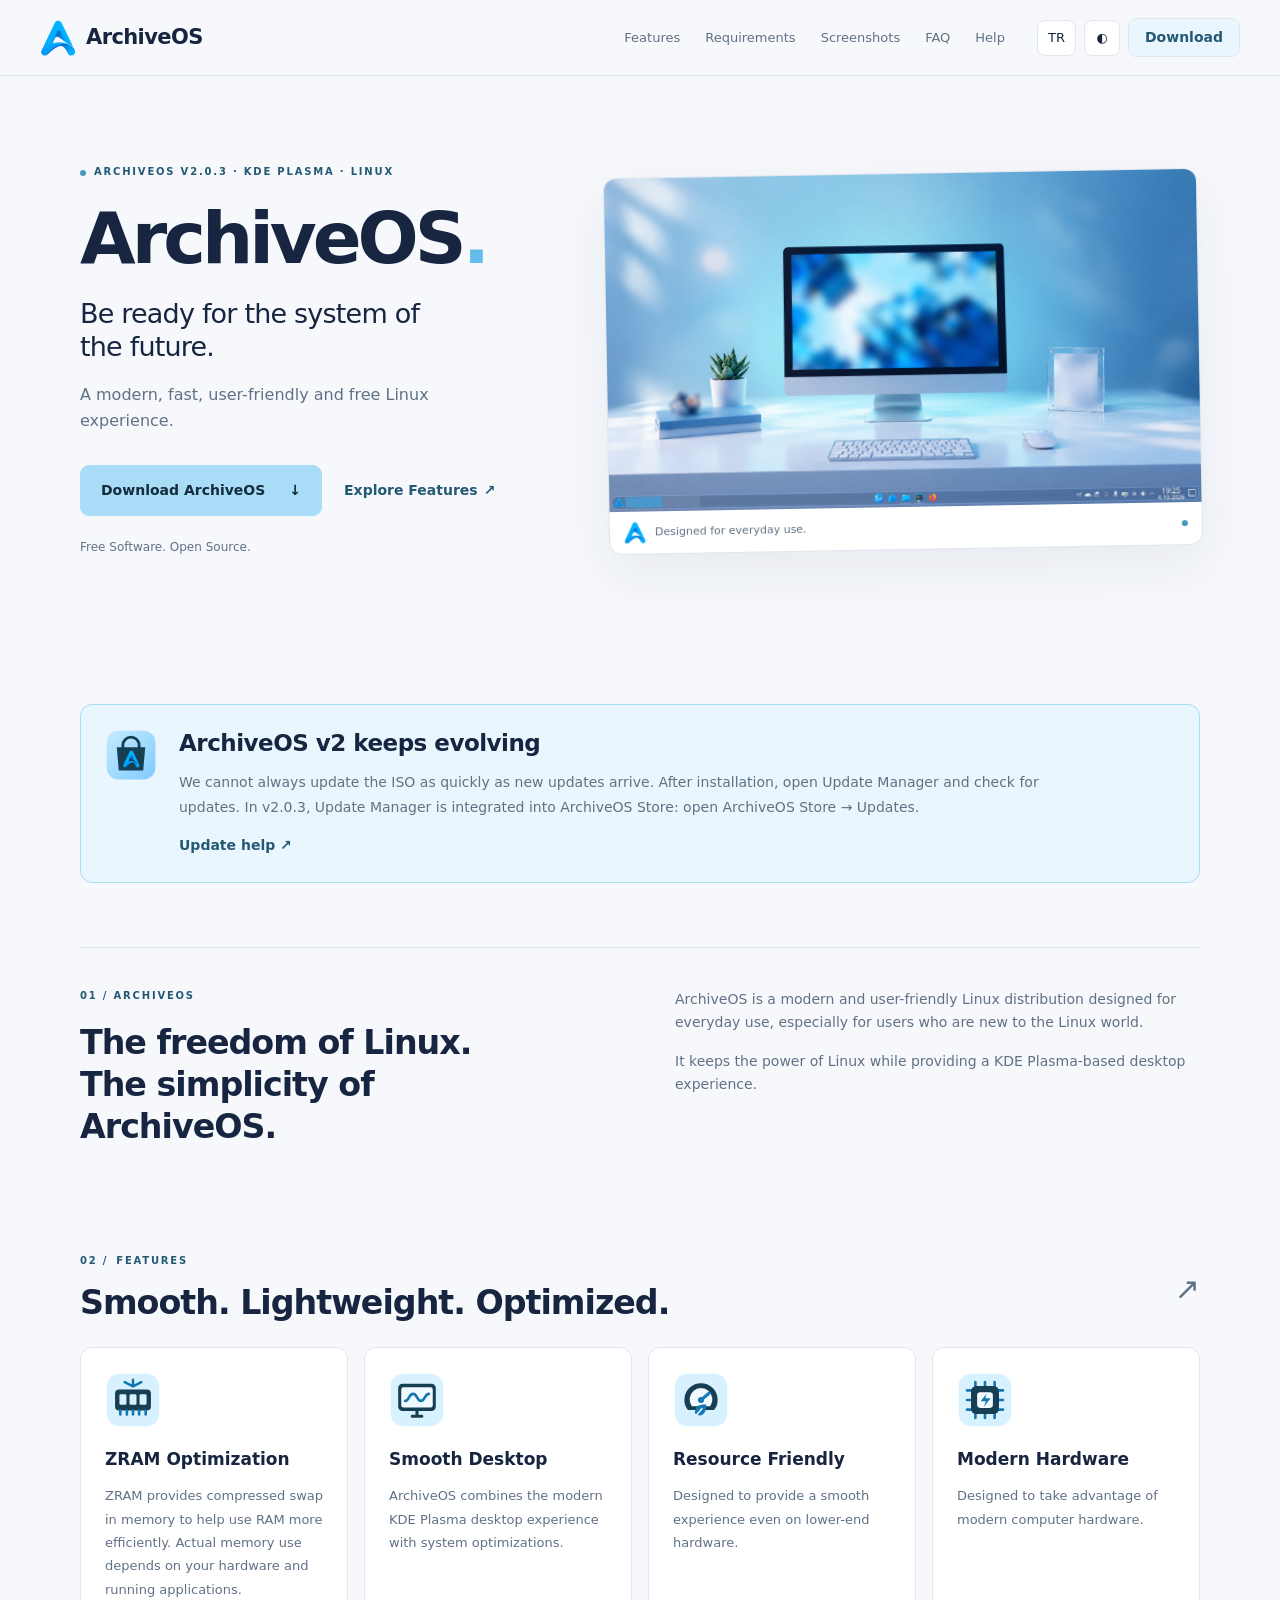
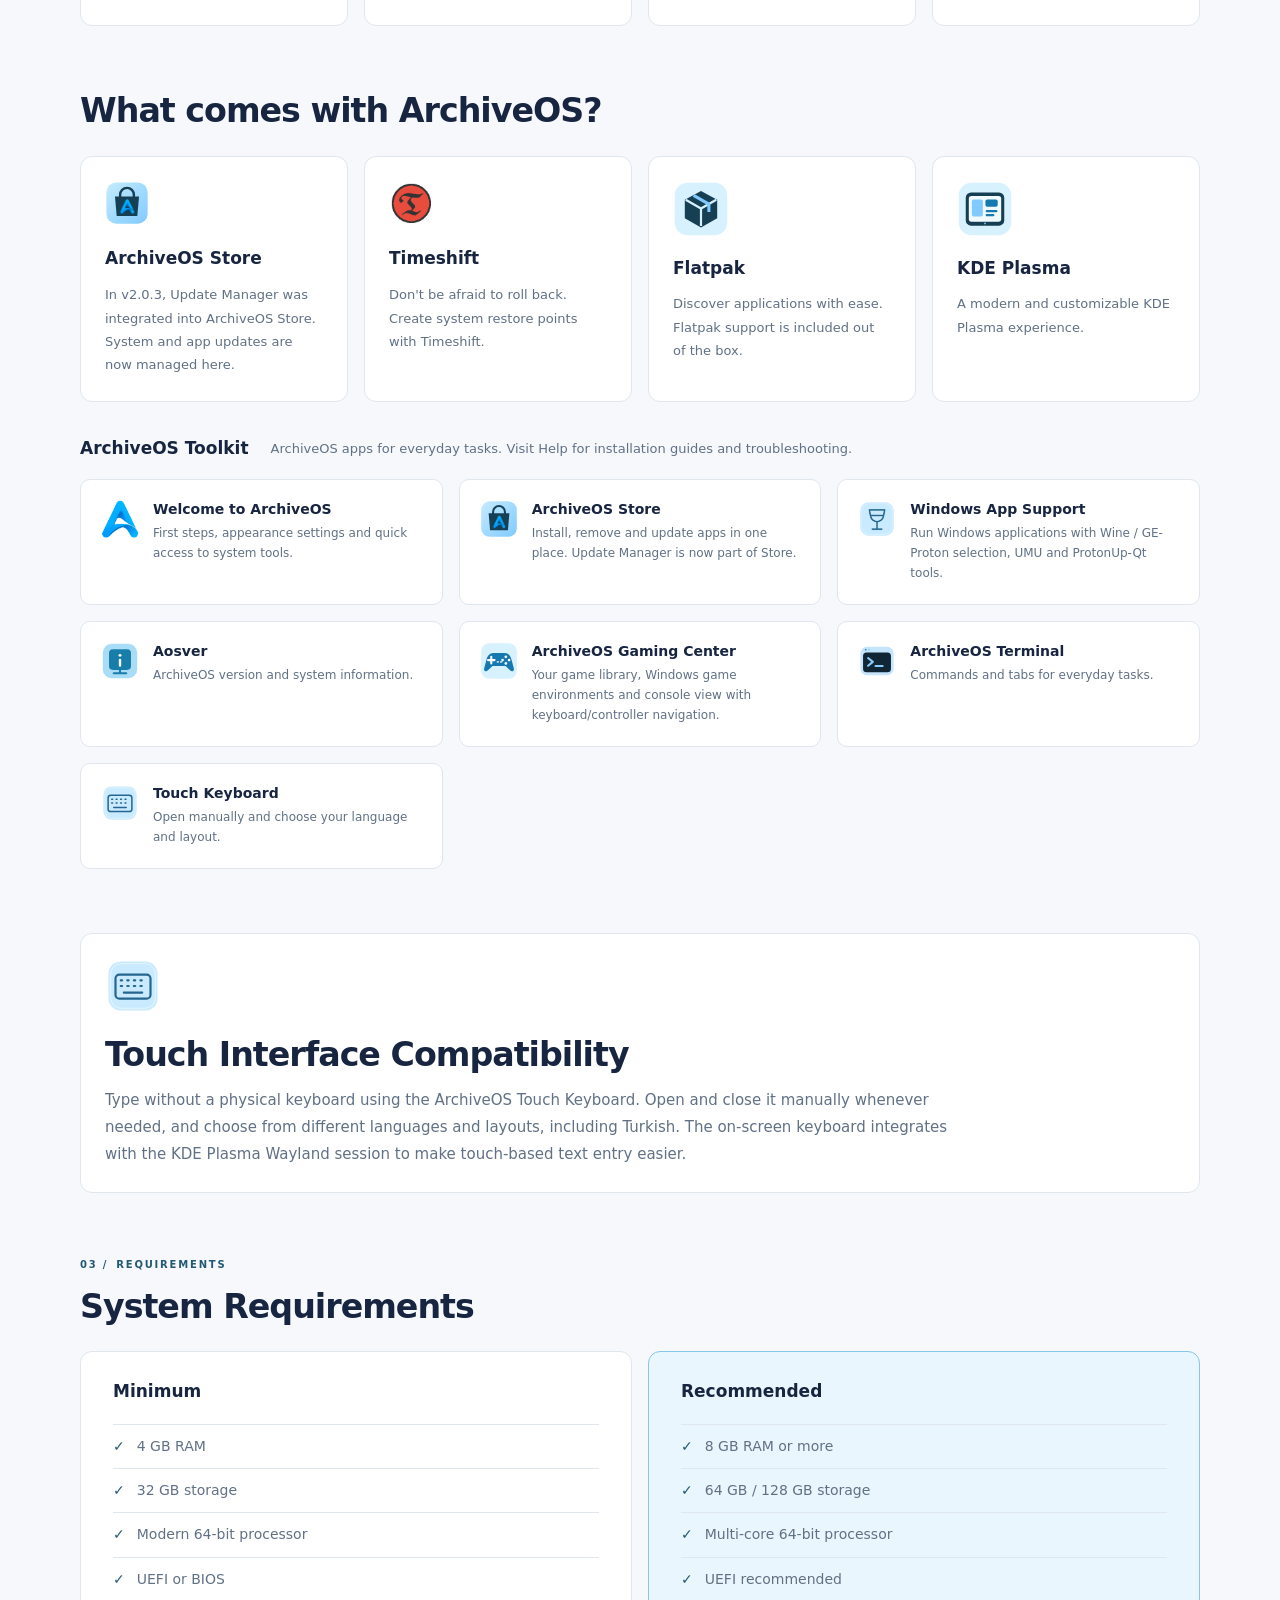
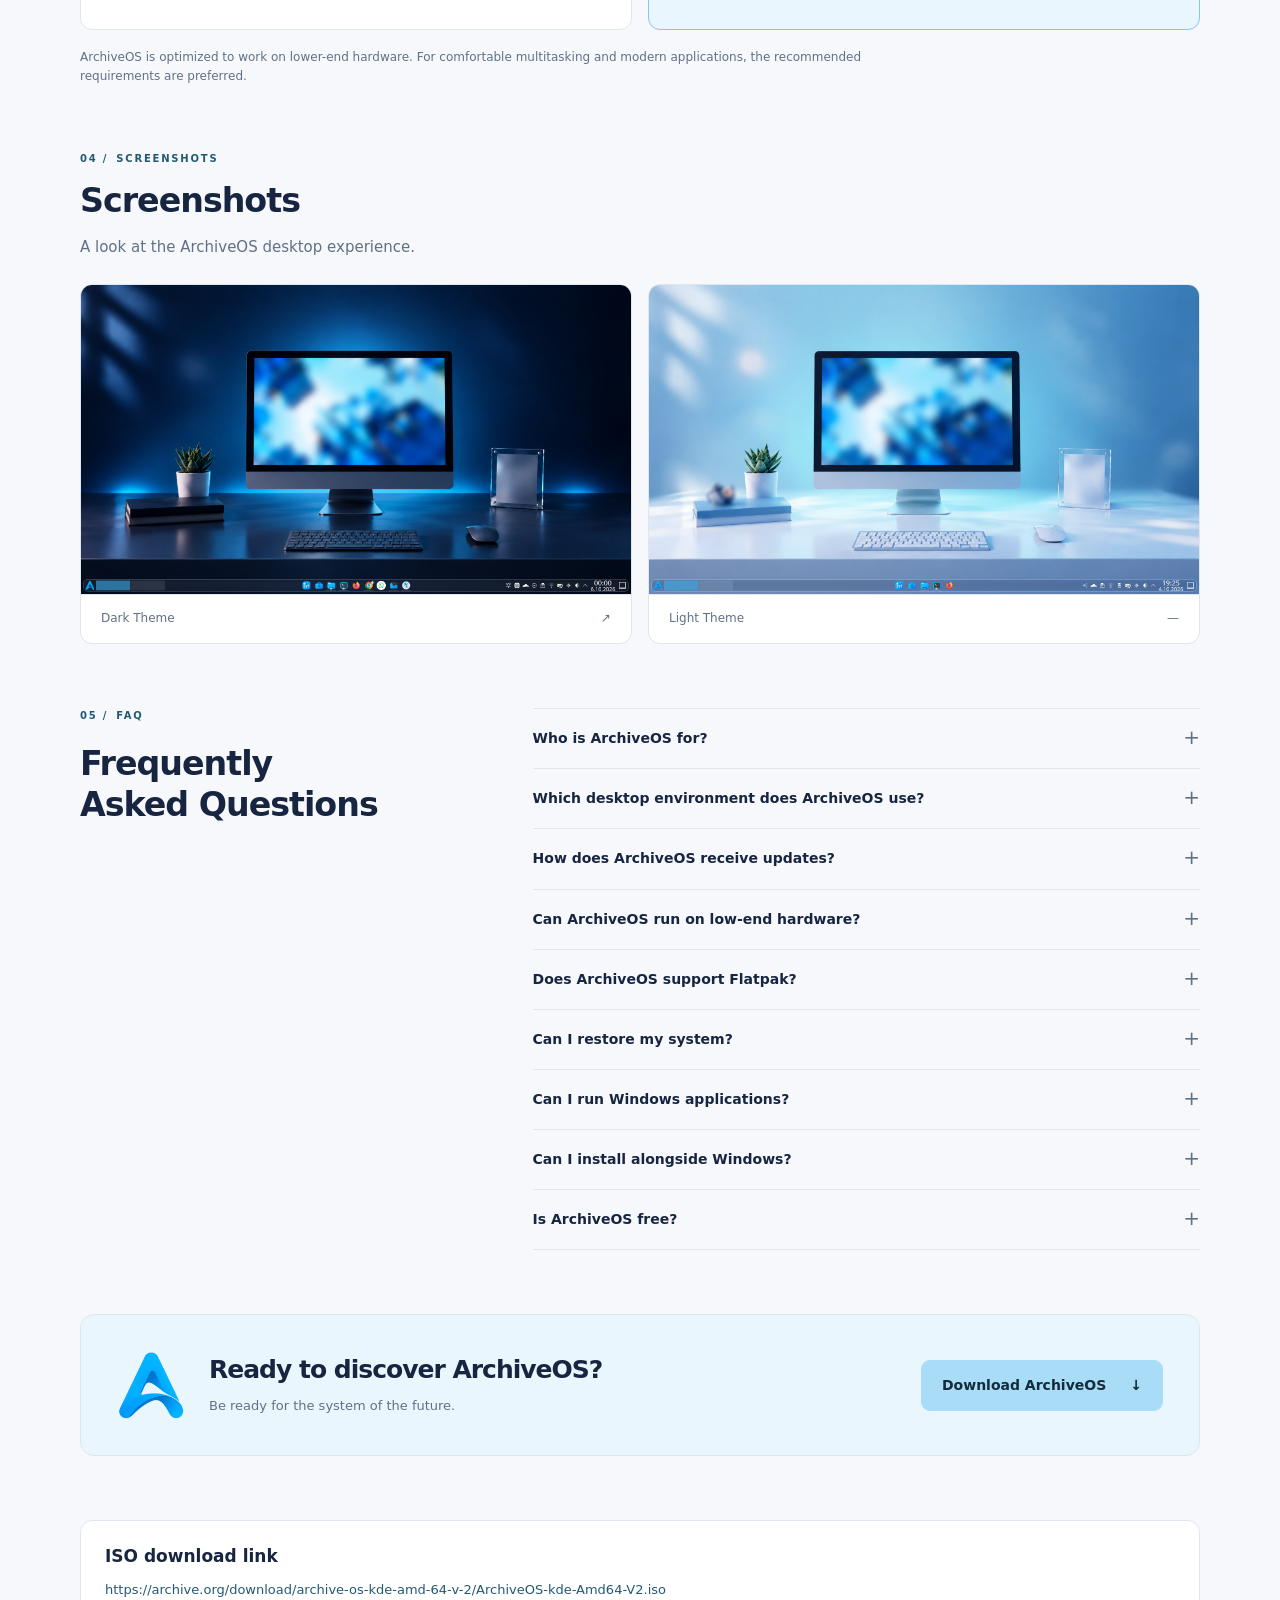
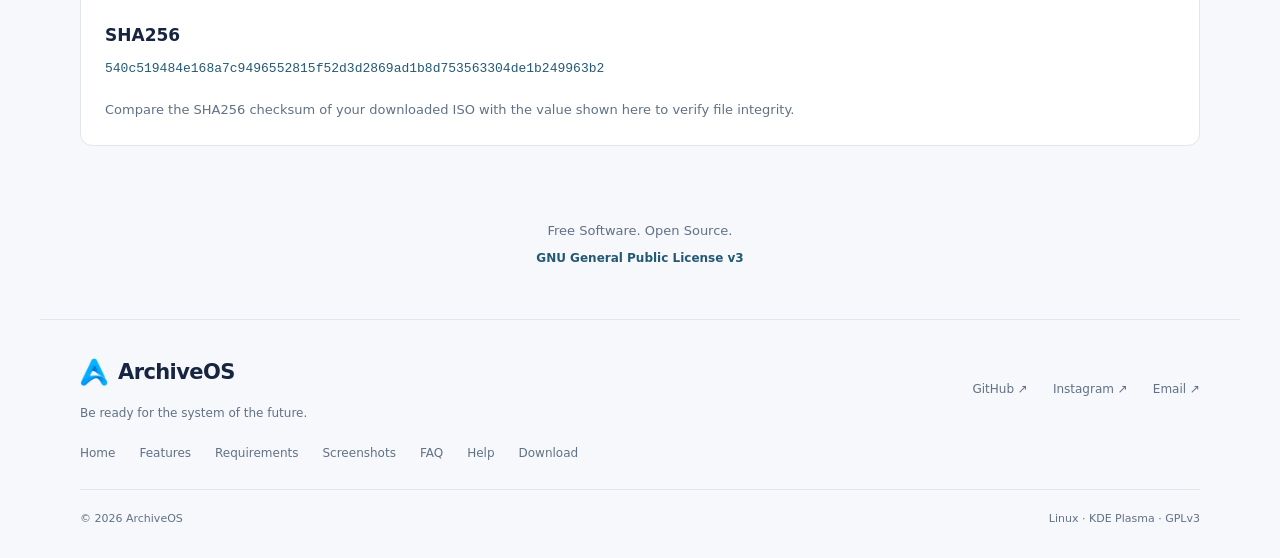
<file: index.html>
<!doctype html>
<html lang="tr">
<head>
  <meta charset="utf-8">
  <meta name="viewport" content="width=device-width, initial-scale=1">
  <meta name="description" content="ArchiveOS — Modern, hızlı, kullanıcı dostu ve özgür bir Linux deneyimi.">
  <meta name="theme-color" content="#f6f8fc">
  <title>ArchiveOS — Geleceğin sistemine hazır olun</title>
  <link rel="icon" href="assets/aos-menu.png">
  <script>
    document.documentElement.dataset.theme = matchMedia('(prefers-color-scheme: dark)').matches ? 'dark' : 'light';
  </script>
  <link rel="stylesheet" href="style.css">
  <script src="content.js" defer></script>
  <script src="page-transitions.js" defer></script>
  <script src="app.js" defer></script>
</head>
<body>
<a class="skip" href="#main" data-i18n="skip">İçeriğe geç</a>
<header class="header">
  <div class="header-inner">
    <a class="brand" href="#home"><img src="assets/aos-menu.png" width="36" height="36" alt=""><span>ArchiveOS</span></a>
    <nav id="navigation" aria-label="Navigation">
      <a href="#features" data-i18n="nav_features">Özellikler</a>
      <a href="#requirements" data-i18n="nav_requirements">Gereksinimler</a>
      <a href="#screenshots" data-i18n="nav_screenshots">Ekran Görüntüleri</a>
      <a href="#faq" data-i18n="nav_faq">SSS</a>
      <a href="help.html" data-i18n="nav_help">Yardım</a>
    </nav>
    <div class="controls">
      <button id="language" class="small-control" aria-label="Switch language">EN</button>
      <button id="theme" class="small-control" aria-label="Switch theme"><span aria-hidden="true">◐</span></button>
      <a class="button compact" href="#download" data-i18n="nav_download">İndir</a>
      <button id="menu" class="small-control menu-toggle" aria-controls="navigation" aria-expanded="false" aria-label="Menü">☰</button>
    </div>
  </div>
</header>
<main id="main" class="container">
  <section class="hero" id="home">
    <div class="hero-copy">
      <div class="eyebrow"><span class="status-dot"></span> ARCHIVEOS v2.0.3 · KDE PLASMA · LINUX</div>
      <h1>ArchiveOS<span class="accent">.</span></h1>
      <h2 data-i18n="hero_subtitle">Geleceğin sistemine hazır olun.</h2>
      <p class="lead" data-i18n="hero_desc">Modern, hızlı, kullanıcı dostu ve özgür bir Linux deneyimi.</p>
      <div class="actions"><a class="button primary" href="#download"><span data-i18n="download_btn">ArchiveOS'u İndir</span><span aria-hidden="true">↓</span></a><a class="text-link" href="#features"><span data-i18n="explore_btn">Özellikleri Keşfet</span> <span aria-hidden="true">↗</span></a></div>
      <p class="hero-note" data-i18n="license_text">Özgür Yazılım. Açık Kaynak.</p>
    </div>
    <div class="desktop-window">
      <img id="heroScreenshot" src="assets/desktop.png" width="1536" height="864" alt="ArchiveOS masaüstü" data-alt="desktop" fetchpriority="high">
      <div class="window-footer"><img src="assets/aos-menu.png" width="22" height="22" alt=""><span data-i18n="desktop_caption">Günlük kullanım için tasarlandı.</span><span class="status-dot"></span></div>
    </div>
  </section>

  <section class="card update-notice" aria-labelledby="update-notice-title">
    <img src="assets/archive-store.svg" width="52" height="52" alt="">
    <div><h2 id="update-notice-title" data-i18n="update_notice_title">ArchiveOS v2 sürekli gelişiyor</h2><p data-i18n="update_notice_text">Güncellemelere ISO’yu her zaman yetiştiremiyoruz. Kurulumdan sonra Update Manager’a göz atıp güncellemeleri denetleyin. v2.0.3’te Update Manager, ArchiveOS Store’a entegredir: ArchiveOS Store → Güncellemeler bölümünü açın.</p><a class="text-link" href="help.html#errors" data-i18n="update_notice_help">Güncelleme yardımı ↗</a></div>
  </section>

  <section class="about" id="about">
    <div><div class="eyebrow">01 / ARCHIVEOS</div><h2 data-i18n="about_title">Linux'un özgürlüğü. ArchiveOS'un sadeliği.</h2></div>
    <div><p data-i18n="about_desc"></p><p class="muted" data-i18n="about_kde"></p></div>
  </section>

  <section id="features">
    <div class="section-heading"><div><div class="eyebrow">02 / <span data-i18n="nav_features">Özellikler</span></div><h2 data-i18n="perf_title">Akıcı. Hafif. Optimize.</h2></div><span class="section-symbol" aria-hidden="true">↗</span></div>
    <div class="grid four">
      <article class="card"><img class="feature-icon" src="assets/feature-zram.svg" alt="" width="56" height="56"><h3 data-i18n="zram_title"></h3><p data-i18n="zram_desc"></p></article>
      <article class="card"><img class="feature-icon" src="assets/feature-smooth-desktop.svg" alt="" width="56" height="56"><h3 data-i18n="smooth_title"></h3><p data-i18n="smooth_desc"></p></article>
      <article class="card"><img class="feature-icon" src="assets/feature-resource.svg" alt="" width="56" height="56"><h3 data-i18n="resource_title"></h3><p data-i18n="resource_desc"></p></article>
      <article class="card"><img class="feature-icon" src="assets/feature-hardware.svg" alt="" width="56" height="56"><h3 data-i18n="modern_hw"></h3><p data-i18n="modern_hw_desc"></p></article>
    </div>
  </section>

  <section id="included">
    <div class="section-heading"><h2 data-i18n="features_title">ArchiveOS ile neler geliyor?</h2></div>
    <div class="grid four included">
      <article class="card"><img class="app-icon" src="assets/archive-store.svg" alt="" width="44" height="44"><h3>ArchiveOS Store</h3><p data-i18n="update_desc"></p></article>
      <article class="card"><img class="app-icon" src="assets/timeshift.png" alt="" width="44" height="44"><h3>Timeshift</h3><p data-i18n="timeshift_desc"></p></article>
      <article class="card"><img class="feature-icon" src="assets/feature-app-packages.svg" alt="" width="56" height="56"><h3>Flatpak</h3><p data-i18n="flatpak_desc"></p></article>
      <article class="card"><img class="feature-icon" src="assets/feature-plasma-desktop.svg" alt="" width="56" height="56"><h3>KDE Plasma</h3><p data-i18n="kde_desc"></p></article>
    </div>
    <div class="toolkit-heading"><h3 data-i18n="toolkit_title">ArchiveOS Araç Takımı</h3><p data-i18n="toolkit_desc"></p></div>
    <div class="grid three tools">
      <article class="tool"><img src="assets/welcome.png" alt="" width="40" height="40"><div><h3>Welcome to ArchiveOS</h3><p data-i18n="welcome_desc"></p></div></article>
      <article class="tool"><img src="assets/archive-store.svg" alt="" width="40" height="40"><div><h3>ArchiveOS Store</h3><p data-i18n="updater_tool_desc"></p></div></article>
      <article class="tool"><img src="assets/windows-support.png" alt="" width="40" height="40"><div><h3 data-i18n="windows_title">Windows Uygulama Desteği</h3><p data-i18n="windows_desc"></p></div></article>
      <article class="tool"><img src="assets/about.svg" alt="" width="40" height="40"><div><h3>Aosver</h3><p data-i18n="aosver_desc"></p></div></article>
      <article class="tool"><img src="assets/gaming-center.svg" alt="" width="40" height="40"><div><h3>ArchiveOS Gaming Center</h3><p data-i18n="gaming_desc"></p></div></article>
      <article class="tool"><img src="assets/terminal.svg" alt="" width="40" height="40"><div><h3>ArchiveOS Terminal</h3><p data-i18n="terminal_desc"></p></div></article>
      <article class="tool"><img src="assets/touch-keyboard.svg" alt="" width="40" height="40"><div><h3 data-i18n="keyboard_title">Dokunmatik Klavye</h3><p data-i18n="keyboard_desc"></p></div></article>
    </div>
  </section>

  <section id="touch" class="card touch-panel"><img class="feature-icon" src="assets/touch-keyboard.svg" alt="" width="56" height="56"><h2 data-i18n="touch_title">Dokunmatik Arayüz Uyumluluğu</h2><p data-i18n="touch_desc"></p></section>

  <section id="requirements">
    <div class="section-heading"><div><div class="eyebrow">03 / <span data-i18n="nav_requirements"></span></div><h2 data-i18n="req_title"></h2></div></div>
    <div class="grid two requirements">
      <article class="card"><h3 data-i18n="min_req"></h3><ul><li data-i18n="req_min_ram"></li><li data-i18n="req_min_storage"></li><li data-i18n="req_min_cpu"></li><li data-i18n="req_min_boot"></li></ul></article>
      <article class="card recommended"><h3 data-i18n="rec_req"></h3><ul><li data-i18n="req_rec_ram"></li><li data-i18n="req_rec_storage"></li><li data-i18n="req_rec_cpu"></li><li data-i18n="req_rec_boot"></li></ul></article>
    </div>
    <p class="muted note" data-i18n="req_note"></p>
  </section>

  <section id="screenshots">
    <div class="section-heading"><div><div class="eyebrow">04 / <span data-i18n="nav_screenshots"></span></div><h2 data-i18n="screenshots_title"></h2><p class="muted" data-i18n="screenshots_desc"></p></div></div>
    <div class="grid two gallery">
      <figure class="card screenshot-card"><button class="image-button" id="openScreenshot" aria-label="Ekran görüntüsünü büyüt"><img src="assets/desktop.png" width="1536" height="864" alt="ArchiveOS Siyah Tema" data-alt="screenshot_1" loading="lazy"></button><figcaption><span data-i18n="screenshot_1"></span><span aria-hidden="true">↗</span></figcaption></figure>
      <figure class="card screenshot-card"><img id="secondScreenshot" class="second-screenshot" src="assets/desktop-2.png" width="1536" height="864" alt="ArchiveOS Beyaz Tema" data-alt="screenshot_2" hidden><div id="secondScreenshotMissing" class="missing-image"><span aria-hidden="true">▧</span><strong data-i18n="screenshot_missing_title"></strong><p data-i18n="screenshot_missing_desc"></p></div><figcaption><span data-i18n="screenshot_2"></span><span aria-hidden="true">—</span></figcaption></figure>
    </div>
  </section>

  <section id="faq" class="faq-section"><div><div class="eyebrow">05 / <span data-i18n="nav_faq"></span></div><h2 data-i18n="faq_title"></h2></div><div id="faqContainer"></div></section>

  <section id="download" class="download-panel"><img src="assets/aos-menu.png" width="68" height="68" alt=""><div><h2 data-i18n="cta_title"></h2><p data-i18n="cta_sub"></p></div><a class="button primary download-link" href="#download" target="_blank" rel="noopener noreferrer"><span data-i18n="download_btn"></span><span aria-hidden="true">↓</span></a></section>

  <section class="card release-details" aria-label="ISO / SHA256"><h3 data-i18n="iso_label">ISO bağlantısı</h3><a id="iso-url" class="release-value" aria-disabled="true"></a><h3>SHA256</h3><code id="iso-sha256" class="release-value"></code><p data-i18n="sha_help"></p></section>

  <section class="license-section"><p data-i18n="license_text"></p><button class="text-link" id="openLicense" data-i18n="gpl_btn">GNU General Public License v3</button></section>
</main>
<footer class="container"><div class="footer-top"><div><a href="#home" class="brand"><img src="assets/aos-menu.png" width="28" height="28" alt="">ArchiveOS</a><p class="muted" data-i18n="footer_tagline"></p></div><div class="footer-links"><a href="https://github.com/archive-os" target="_blank" rel="noopener noreferrer">GitHub ↗</a><a href="https://www.instagram.com/archiveos_official/" target="_blank" rel="noopener noreferrer">Instagram ↗</a><a href="mailto:archiveosofficial@gmail.com" data-i18n="email">E-posta ↗</a></div></div><nav class="footer-nav" aria-label="Footer"><a href="#home" data-i18n="nav_home"></a><a href="#features" data-i18n="nav_features"></a><a href="#requirements" data-i18n="nav_requirements"></a><a href="#screenshots" data-i18n="nav_screenshots"></a><a href="#faq" data-i18n="nav_faq"></a><a href="help.html" data-i18n="nav_help">Yardım</a><a href="#download" data-i18n="nav_download"></a></nav><div class="footer-bottom"><span>© 2026 ArchiveOS</span><span>Linux · KDE Plasma · GPLv3</span></div></footer>
<dialog id="licenseModal" aria-labelledby="licenseTitle"><div class="dialog-heading"><div><h2 id="licenseTitle">GNU GENERAL PUBLIC LICENSE</h2><p>Version 3, 29 June 2007</p></div><button class="small-control close-dialog" data-i18n="close_btn">Kapat</button></div><pre id="licenseText"></pre></dialog>
<dialog id="imageModal" aria-label="ArchiveOS screenshot"><div class="dialog-heading"><span data-i18n="screenshot_1"></span><button class="small-control close-dialog" data-i18n="close_btn">Kapat</button></div><img src="assets/desktop.png" width="1536" height="864" alt="ArchiveOS masaüstü" data-alt="desktop"></dialog>
</body>
</html>
</file>
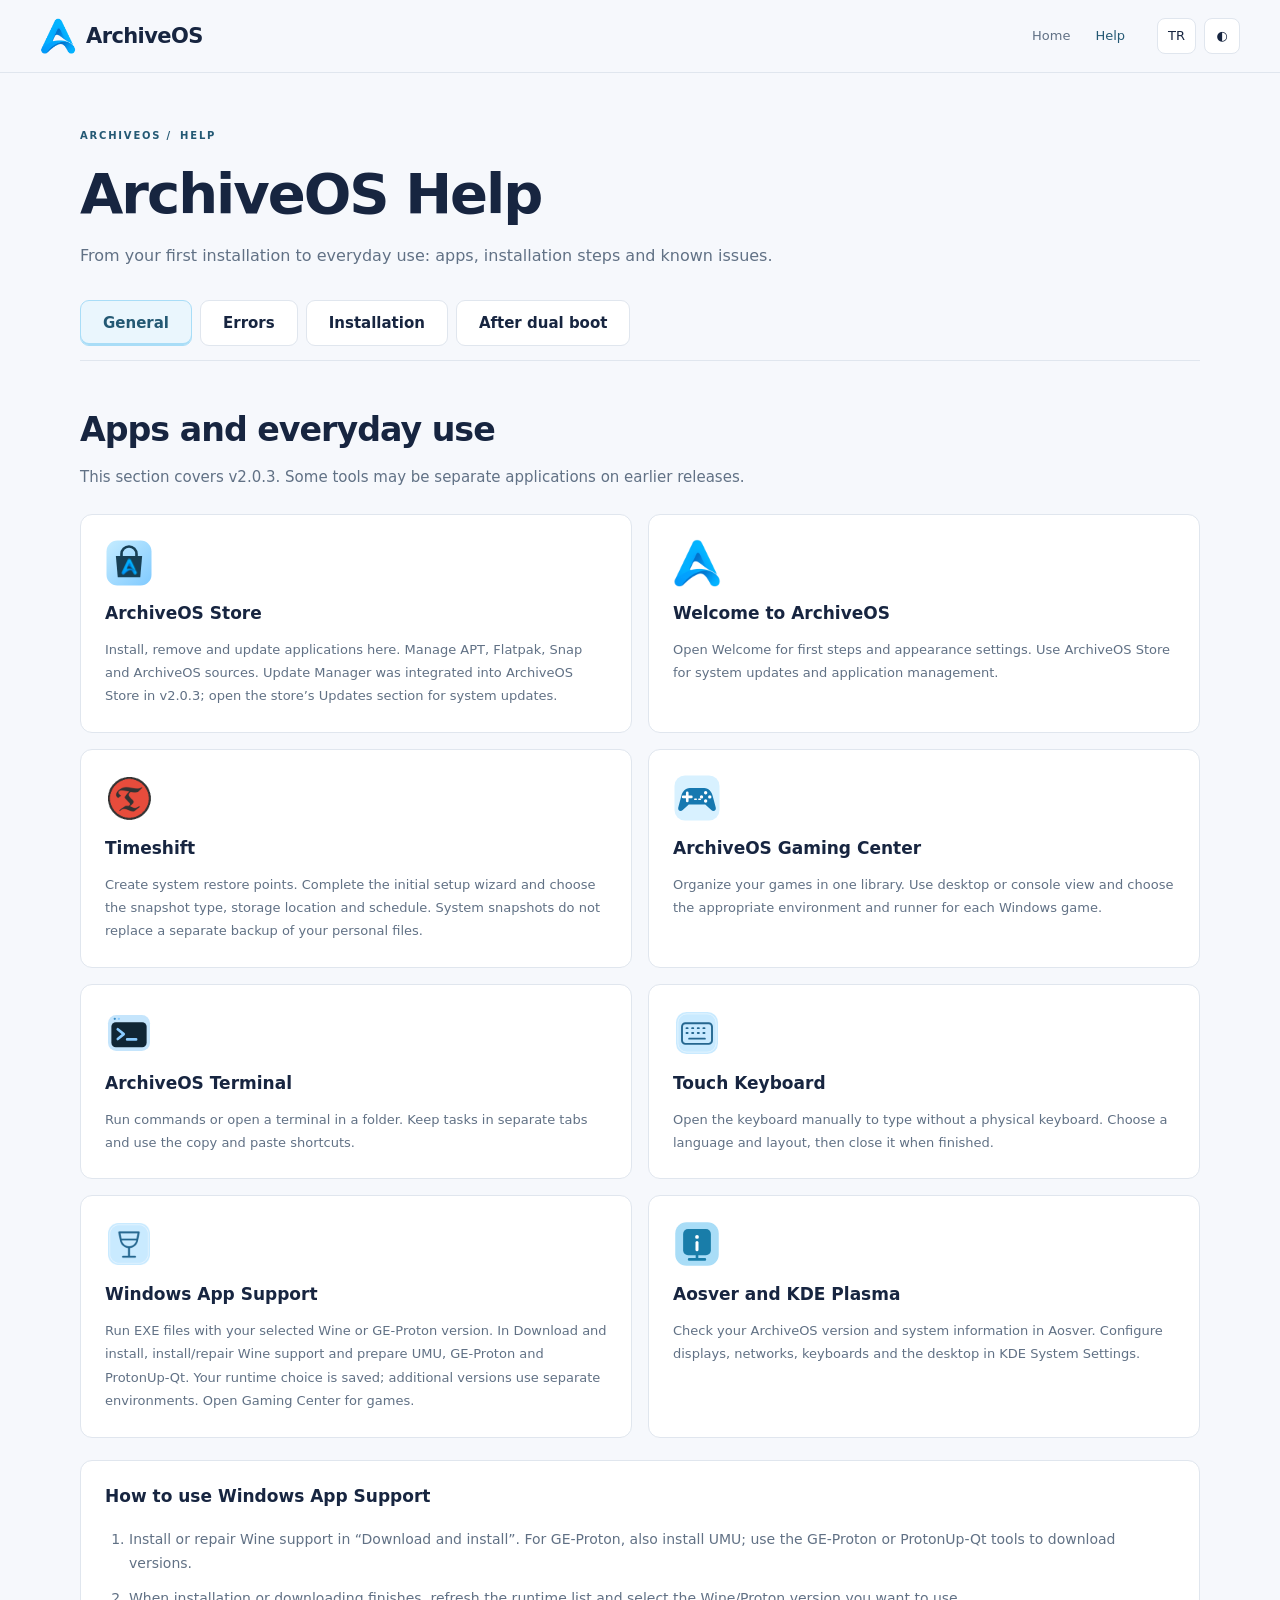
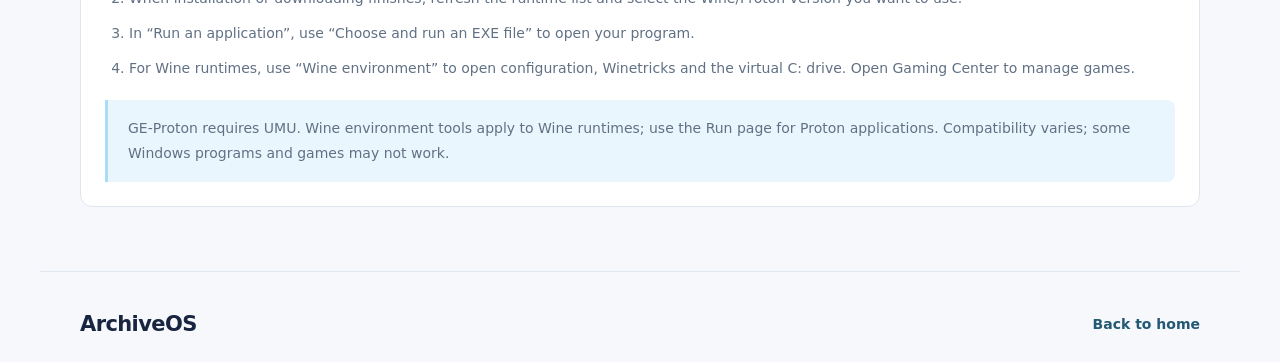
<file: help.html>
<!doctype html>
<html lang="tr">
<head>
  <meta charset="utf-8">
  <meta name="viewport" content="width=device-width, initial-scale=1">
  <meta name="description" content="ArchiveOS yardım: uygulamalar, Update Manager sorunları ve Dango Loader ile Windows yanına kurulum.">
  <meta name="theme-color" content="#f6f8fc">
  <title>ArchiveOS Yardım</title>
  <link rel="icon" href="assets/aos-menu.png">
  <script>document.documentElement.dataset.theme=matchMedia('(prefers-color-scheme: dark)').matches?'dark':'light';</script>
  <link rel="stylesheet" href="style.css">
  <script src="help-content.js" defer></script>
  <script src="page-transitions.js" defer></script>
  <script src="help.js" defer></script>
</head>
<body>
<a class="skip" href="#main" data-help="title">ArchiveOS Yardım</a>
<header class="header"><div class="header-inner">
  <a class="brand" href="index.html"><img src="assets/aos-menu.png" width="36" height="36" alt=""><span>ArchiveOS</span></a>
  <nav id="navigation" aria-label="Gezinme menüsü"><a href="index.html" data-help="home">Ana sayfa</a><a href="help.html" aria-current="page" data-help="help">Yardım</a></nav>
  <div class="controls"><button id="language" class="small-control" aria-label="Switch to English">EN</button><button id="theme" class="small-control" aria-label="Açık veya koyu temayı değiştir"><span aria-hidden="true">◐</span></button><button id="menu" class="small-control menu-toggle" aria-controls="navigation" aria-expanded="false" aria-label="Gezinme menüsü">☰</button></div>
</div></header>
<main id="main" class="container help-main">
  <div class="help-heading"><div class="eyebrow">ARCHIVEOS / <span data-help="help">Yardım</span></div><h1 data-help="title">ArchiveOS Yardım</h1><p class="lead" data-help="intro"></p></div>
  <div class="help-tabs" role="tablist" aria-label="Yardım">
    <button id="tab-general" role="tab" aria-controls="general" aria-selected="true" data-help="general">Genel</button>
    <button id="tab-errors" role="tab" aria-controls="errors" aria-selected="false" tabindex="-1" data-help="errors">Hatalar</button>
    <button id="tab-installation" role="tab" aria-controls="installation" aria-selected="false" tabindex="-1" data-help="installation">Kurulum</button>
    <button id="tab-dualboot" role="tab" aria-controls="dualboot" aria-selected="false" tabindex="-1" data-help="dualboot">Dual boot sonrası sorunlar</button>
  </div>
  <section id="general" class="help-panel" role="tabpanel" aria-labelledby="tab-general" tabindex="0"></section>
  <section id="errors" class="help-panel" role="tabpanel" aria-labelledby="tab-errors" tabindex="0" hidden></section>
  <section id="installation" class="help-panel" role="tabpanel" aria-labelledby="tab-installation" tabindex="0" hidden></section>
  <section id="dualboot" class="help-panel" role="tabpanel" aria-labelledby="tab-dualboot" tabindex="0" hidden></section>
  <noscript><p>Yardım içeriğini görüntülemek için JavaScript’i etkinleştirin. / Enable JavaScript to view the help guides.</p></noscript>
</main>
<footer class="container"><div class="footer-top"><a class="brand" href="index.html">ArchiveOS</a><a class="text-link" href="index.html" data-help="back">Ana sayfaya dön</a></div></footer>
</body>
</html>
</file>
<file: style.css>
@charset "UTF-8";
:root{color-scheme:light;--bg:#f6f8fc;--surface:#fff;--text:#172540;--muted:#617185;--border:#e0e6ee;--blue:#a9ddf7;--blue-soft:#eaf6fd;--blue-text:#245974;--shadow:0 20px 55px #17254012}
:root[data-theme=dark]{color-scheme:dark;--bg:#16191e;--surface:#23272e;--text:#edf1f5;--muted:#a6b9c4;--border:#3a414c;--blue:#78cbf5;--blue-soft:#253b47;--blue-text:#b6e5ff;--shadow:0 20px 55px #0004}
*{box-sizing:border-box}html{scroll-behavior:smooth;scroll-padding-top:100px}body{margin:0;background:var(--bg);color:var(--text);font-family:"Noto Sans",Inter,system-ui,-apple-system,"Segoe UI",sans-serif;font-size:15px;line-height:1.65}button,a{-webkit-tap-highlight-color:transparent}a{color:inherit;text-decoration:none}button{font:inherit;cursor:pointer}img{max-width:100%;height:auto}button,a{touch-action:manipulation}button:focus-visible,a:focus-visible,summary:focus-visible{outline:3px solid #319bcf;outline-offset:4px}button{color:inherit}h1,h2,h3,p{margin:0}h2{font-size:clamp(25px,2.6vw,34px);line-height:1.25;letter-spacing:-1px;font-weight:650}h3{font-size:17px;line-height:1.4;font-weight:650}p{color:var(--muted)}p+p{margin-top:16px}.container{max-width:1200px;margin:auto;padding:0 40px}.header{position:sticky;top:0;z-index:10;background:var(--bg);border-bottom:1px solid var(--border)}.header-inner{max-width:1360px;margin:auto;padding:18px 40px;display:flex;align-items:center;gap:32px}.brand{display:inline-flex;align-items:center;gap:10px;font-size:21px;font-weight:700;letter-spacing:-.6px;white-space:nowrap}.brand img{object-fit:contain}.header nav{display:flex;justify-content:center;gap:25px;margin-left:auto}.header nav a{font-size:13px;color:var(--muted);white-space:nowrap}.header nav a:hover,.footer-nav a:hover{color:var(--text)}.controls{display:flex;gap:8px;align-items:center}.small-control{display:inline-flex;align-items:center;justify-content:center;border:1px solid var(--border);background:var(--surface);height:36px;min-width:36px;padding:0 10px;border-radius:8px;font-size:13px}.small-control:hover{background:var(--blue-soft)}.menu-toggle{display:none}.button{display:inline-flex;justify-content:center;align-items:center;gap:24px;border:1px solid var(--border);padding:13px 20px;border-radius:9px;font-size:14px;font-weight:600;background:var(--surface);white-space:nowrap;transition:background .18s,transform .18s}.button:hover{transform:translateY(-2px)}.button.primary{background:var(--blue);color:#132b3b;border-color:var(--blue)}.button.primary:hover{background:#8ad1f4}.button.compact{padding:7px 16px;background:var(--blue-soft);color:var(--blue-text)}.text-link{display:inline-flex;align-items:center;gap:6px;background:none;border:0;padding:0;color:var(--blue-text);font-size:14px;font-weight:600}.text-link:hover{text-decoration:underline}.hero{display:grid;grid-template-columns:.88fr 1.12fr;gap:60px;align-items:center;min-height:580px;padding:75px 0 85px}.eyebrow{text-transform:uppercase;letter-spacing:1.8px;font-size:10px;font-weight:700;color:var(--blue-text);display:flex;gap:8px;align-items:center;margin-bottom:18px}.status-dot{display:inline-block;width:6px;height:6px;border-radius:50%;background:#4597bc;flex-shrink:0}h1{font-size:clamp(48px,5.9vw,72px);line-height:1.05;letter-spacing:-4px;margin:20px 0}.accent{color:#63bce9}.hero h2{font-size:27px;font-weight:500;letter-spacing:-.8px;max-width:350px}.lead{font-size:16px;max-width:365px;margin-top:18px}.actions{display:flex;align-items:center;gap:22px;margin-top:30px;flex-wrap:wrap}.hero-note{font-size:12px;margin-top:22px}.desktop-window{border:1px solid var(--border);border-radius:13px;overflow:hidden;background:var(--surface);box-shadow:var(--shadow);transform:rotate(-1deg)}.window-bar{display:flex;align-items:center;justify-content:space-between;font-size:10px;color:var(--muted);height:38px;padding:0 14px;border-bottom:1px solid var(--border)}.window-dots{display:flex;gap:5px}.window-dots i{height:6px;width:6px;background:var(--border);border-radius:50%}.window-dots i:first-child{background:var(--blue)}.desktop-window>img{display:block;width:100%;aspect-ratio:16/9;object-fit:cover}.window-footer{display:flex;align-items:center;gap:9px;padding:10px 14px;font-size:11px;color:var(--muted)}.window-footer .status-dot{margin-left:auto}.about{padding:40px 0 58px;border-top:1px solid var(--border);display:grid;grid-template-columns:1fr 1fr;gap:70px}.about h2{max-width:400px}.about p{font-size:14px}.muted{color:var(--muted)}main>section:not(.hero):not(.about):not(.license-section){margin:48px 0 64px}.section-heading{display:flex;justify-content:space-between;align-items:center;margin-bottom:24px}.section-heading p{margin-top:14px}.section-heading .eyebrow{margin-bottom:12px}.section-symbol{font-size:30px;font-weight:300;color:var(--muted)}.grid{display:grid;gap:16px}.four{grid-template-columns:repeat(4,1fr)}.three{grid-template-columns:repeat(3,1fr)}.two{grid-template-columns:repeat(2,1fr)}.card{background:var(--surface);border:1px solid var(--border);border-radius:12px;padding:24px}.card-icon{display:flex;align-items:center;justify-content:center;width:40px;height:40px;border-radius:10px;background:var(--blue-soft);color:var(--blue-text);font-size:23px;margin-bottom:20px}.card p{font-size:13px;line-height:1.8;margin-top:12px}.app-icon{object-fit:contain;margin:0 0 15px}.included .card{min-height:220px}.toolkit-heading{margin:35px 0 18px;display:flex;gap:22px;align-items:center}.toolkit-heading p{font-size:13px}.tool{display:flex;align-items:flex-start;gap:14px;border:1px solid var(--border);border-radius:10px;padding:20px;background:var(--surface)}.tool img{object-fit:contain;width:38px;height:38px;flex-shrink:0}.tool h3{font-size:14px}.tool p{font-size:12px;margin-top:5px}.requirements .card{padding:28px 32px}.recommended{border-color:#86c6e8;background:var(--blue-soft)}.requirements ul{list-style:none;margin:20px 0 0;padding:0}.requirements li{padding:10px 0;border-top:1px solid var(--border);color:var(--muted);font-size:14px}.requirements li::before{content:'✓';color:var(--blue-text);margin-right:12px}.note{margin-top:18px;font-size:12px;max-width:850px}.gallery .card{padding:0;overflow:hidden;margin:0}.image-button{display:block;padding:0;border:0;background:var(--surface);width:100%;cursor:zoom-in}.image-button img{display:block;width:100%;aspect-ratio:16/9;object-fit:cover}.missing-image{aspect-ratio:16/9;display:flex;justify-content:center;align-items:center;flex-direction:column;background:var(--bg);gap:8px}.missing-image>span{font-size:35px;color:var(--muted)}.missing-image strong{font-size:14px;font-weight:500}.missing-image p{font-size:12px;margin:0}.screenshot-card figcaption{display:flex;justify-content:space-between;padding:14px 20px;font-size:12px;border-top:1px solid var(--border);color:var(--muted)}.faq-section{display:grid;grid-template-columns:1fr 1.7fr;gap:60px}.faq-section h2{max-width:300px}.faq-section details{border-bottom:1px solid var(--border);padding:18px 0}.faq-section details:first-child{border-top:1px solid var(--border)}summary{cursor:pointer;list-style:none;font-size:14px;font-weight:550;display:flex;justify-content:space-between;gap:20px}summary::-webkit-details-marker{display:none}summary::after{content:'+';font-size:20px;color:var(--muted);font-weight:400;line-height:1}details[open] summary::after{content:'−'}.faq-section details p{font-size:13px;padding:14px 30px 0 0}.download-panel{background:var(--blue-soft);border:1px solid var(--border);border-radius:14px;display:flex;align-items:center;gap:24px;padding:36px}.download-panel>img{object-fit:contain;flex-shrink:0}.download-panel h2{font-size:25px;max-width:400px}.download-panel p{margin-top:10px;font-size:13px}.download-panel .button{margin-left:auto}.license-section{text-align:center;padding:10px 0 50px;font-size:13px}.license-section .text-link{margin-top:8px;font-size:12px}footer{border-top:1px solid var(--border)}.footer-top{display:flex;justify-content:space-between;align-items:center;padding:35px 0 20px;gap:20px}.footer-top p{font-size:12px;margin-top:10px}.footer-links{display:flex;gap:25px;font-size:12px;color:var(--muted)}.footer-nav{display:flex;gap:24px;flex-wrap:wrap;font-size:12px;color:var(--muted);margin-bottom:25px}.footer-bottom{display:flex;justify-content:space-between;border-top:1px solid var(--border);padding:20px 0 30px;font-size:11px;color:var(--muted)}dialog{border:1px solid var(--border);border-radius:12px;background:var(--surface);color:var(--text);padding:0;max-width:min(900px,94vw);width:900px;max-height:85vh;box-shadow:var(--shadow)}dialog::backdrop{background:#101722aa;backdrop-filter:blur(4px)}.dialog-heading{display:flex;justify-content:space-between;align-items:center;gap:20px;padding:20px;border-bottom:1px solid var(--border);position:sticky;top:0;background:var(--surface)}.dialog-heading h2{font-size:17px;letter-spacing:0}.dialog-heading p{font-size:12px;margin-top:4px}pre{white-space:pre-wrap;overflow-wrap:anywhere;font:12px/1.8 ui-monospace,monospace;margin:0;padding:24px}#imageModal{width:1200px;max-width:94vw}#imageModal>img{display:block;width:100%}body:has(dialog[open]){overflow:hidden}.skip{position:fixed;top:-100px;left:20px;background:var(--surface);padding:12px;z-index:100}.skip:focus{top:10px}.hero-copy{animation:enter .45s ease-out}@keyframes enter{from{opacity:0;transform:translateY(10px)}to{opacity:1;transform:translateY(0)}}
@media(min-width:1600px){.hero{min-height:640px}}@media(max-width:1080px){.header-inner{gap:20px;padding:16px 25px}.header nav{gap:15px}.hero{gap:30px}.four{grid-template-columns:repeat(2,1fr)}.three{grid-template-columns:repeat(2,1fr)}.actions{gap:18px}.container{padding:0 30px}.hero h1{font-size:58px}.hero{min-height:500px;padding:60px 0}.download-panel{padding:28px;gap:18px}.download-panel h2{font-size:22px}}
@media(max-width:800px){.menu-toggle{display:inline-flex}.header nav{display:none;position:absolute;top:100%;left:0;right:0;background:var(--surface);border-bottom:1px solid var(--border);padding:20px 24px;flex-direction:column;gap:15px}.header nav.open{display:flex}.controls{margin-left:auto}.hero{grid-template-columns:1fr;gap:36px;padding:50px 0}.hero-copy{max-width:520px}.hero h2{max-width:none}.desktop-window{transform:none}.hero h1{font-size:64px}.about{gap:35px}.faq-section{gap:30px;grid-template-columns:1fr 1.5fr}.download-panel{flex-wrap:wrap}.download-panel .button{margin-left:92px}.footer-top{align-items:flex-start;flex-direction:column}.toolkit-heading{align-items:flex-start;flex-direction:column;gap:6px}}
@media(max-width:540px){.container{padding:0 20px}.header-inner{padding:14px 18px;gap:8px}.brand{font-size:17px;gap:7px}.brand img{width:28px;height:28px}.controls{gap:5px}.button.compact{padding:7px 10px;font-size:12px}.small-control{min-width:32px;height:34px;padding:0 7px}.hero{padding:40px 0}.hero h1{font-size:54px;letter-spacing:-3px}.hero h2{font-size:25px}.hero .lead{font-size:15px}.actions{gap:18px}.actions .button{padding:12px 15px;gap:15px;font-size:13px}.actions .text-link{font-size:12px}.window-bar{font-size:9px;padding:0 10px}.about,.faq-section,.two,.three{grid-template-columns:1fr}.about{gap:20px;padding-bottom:25px}.four{grid-template-columns:1fr}.card{padding:22px}.card-icon{margin-bottom:14px}.included .card{min-height:0}.section-heading h2,h2{font-size:26px}.section-symbol{display:none}main>section:not(.hero):not(.about):not(.license-section){margin:35px 0 45px}.faq-section{gap:20px}.download-panel{padding:25px;gap:18px;flex-direction:column;align-items:flex-start}.download-panel>img{width:50px;height:50px}.download-panel .button{margin-left:0}.download-panel h2{font-size:24px}.footer-links{gap:20px;flex-wrap:wrap}.footer-nav{gap:15px}.footer-bottom{gap:20px;flex-wrap:wrap}.dialog-heading{padding:15px}.dialog-heading h2{font-size:13px}.tools .tool{padding:17px}}
@media(prefers-reduced-motion:reduce){html{scroll-behavior:auto}*,*::before,*::after{animation:none!important;transition:none!important}}

.touch-panel p{max-width:850px;font-size:15px}.release-details h3:not(:first-child){margin-top:24px}.release-value{display:block;overflow-wrap:anywhere;white-space:normal;margin-top:10px;font-size:13px;color:var(--blue-text)}.release-details p{margin-top:18px}a[aria-disabled=true]{cursor:default}.button[aria-disabled=true]{opacity:.65}.button[aria-disabled=true]:hover{transform:none}

.second-screenshot{display:block;width:100%;aspect-ratio:16/9;object-fit:cover}.second-screenshot[hidden],.missing-image[hidden]{display:none}

/* Subtle motion for entrances and interactions. */
body,.header,.card,.tool,.download-panel,footer,dialog,.small-control{
  transition:background-color .3s ease,color .3s ease,border-color .3s ease;
}
.hero-copy{animation:enter .7s cubic-bezier(.2,.7,.2,1) both}
.desktop-window{animation:desktop-enter .9s cubic-bezier(.2,.7,.2,1) both}
@keyframes desktop-enter{
  from{opacity:0;translate:0 24px;scale:.97}
  to{opacity:1;translate:0 0;scale:1}
}
.card,.tool{transition:translate .25s ease,box-shadow .25s ease,border-color .25s ease,background-color .3s ease}
.card-icon,.tool img,.app-icon{transition:transform .3s ease}
.button,.small-control{transition:transform .2s ease,background-color .3s ease,box-shadow .2s ease}
.button:active,.small-control:active{transform:scale(.97)}
.image-button img{transition:transform .5s cubic-bezier(.2,.7,.2,1)}
.header nav a{position:relative}
.header nav a::after{content:'';position:absolute;left:0;right:0;bottom:-5px;height:2px;background:var(--blue-text);transform:scaleX(0);transform-origin:left;transition:transform .25s ease}
.header nav a:is(:hover,:focus-visible)::after{transform:scaleX(1)}
dialog[open]{animation:dialog-enter .25s ease-out}
dialog[open]::backdrop{animation:backdrop-enter .25s ease-out}
details[open] p{animation:enter .25s ease-out}
.header nav.open{animation:enter .2s ease-out}
@keyframes dialog-enter{from{opacity:0;translate:0 12px;scale:.98}to{opacity:1;translate:0 0;scale:1}}
@keyframes backdrop-enter{from{opacity:0}to{opacity:1}}
@media(hover:hover) and (pointer:fine){
  .card:hover,.tool:hover{translate:0 -4px;border-color:var(--blue);box-shadow:0 12px 28px #17254010}
  .card:hover .card-icon,.tool:hover img,.card:hover .app-icon{transform:translateY(-2px) rotate(-3deg)}
  .image-button:hover img{transform:scale(1.025)}
  .small-control:hover{transform:translateY(-2px)}
}
@media(prefers-reduced-motion:reduce){
  .card:hover,.tool:hover{translate:none}
  .image-button:hover img,.card:hover .card-icon,.tool:hover img,.card:hover .app-icon,.small-control:hover,.button:hover,.button:active,.small-control:active{transform:none}
}

@media(min-width:801px) and (max-width:1200px){.header-inner{flex-wrap:wrap}.header nav{order:3;width:100%;justify-content:center}.controls{margin-left:auto}}

/* Help guides follow the site's cards and system theme. */
.help-heading{padding:55px 0 30px}.help-heading h1{font-size:clamp(34px,5vw,56px);letter-spacing:-2px}.help-heading .lead{max-width:720px}.help-tabs{display:flex;gap:8px;flex-wrap:wrap;border-bottom:1px solid var(--border);padding-bottom:14px;position:sticky;top:73px;z-index:2;background:var(--bg)}.help-tabs button{border:1px solid var(--border);border-radius:9px;padding:10px 22px;background:var(--surface);font-weight:600}.help-tabs button[aria-selected=true]{background:var(--blue-soft);color:var(--blue-text);border-color:var(--blue)}.help-panel[hidden]{display:none}.help-panel>.card,.help-methods>.card{margin-bottom:18px}.help-panel ul,.help-panel ol{color:var(--muted);padding-left:24px;font-size:14px}.help-panel li{padding:6px 0}.help-badge{display:inline-block;padding:4px 10px;margin-top:16px;border-radius:6px;background:var(--blue-soft);color:var(--blue-text);font-size:12px}.help-panel .help-callout{padding:16px 20px;border-left:3px solid var(--blue);background:var(--blue-soft);border-radius:0 8px 8px 0;font-size:14px}.help-methods>h3{margin:28px 0 18px}.install-steps{padding-left:28px!important}.install-steps h4{margin:0;color:var(--text);font-size:15px}.install-steps p{margin-top:6px}.install-steps li{padding:12px 0}.header nav a[aria-current=page]{color:var(--blue-text)}
@media(min-width:801px) and (max-width:1200px){.help-tabs{top:118px}}
@media(max-width:540px){.help-heading{padding-top:30px}.help-heading h1{letter-spacing:-1px}.help-tabs{top:63px}.help-tabs button{padding:9px 16px;flex:1}}
.boot-table-scroll{max-width:100%;overflow-x:auto;margin:20px 0}.boot-table{width:100%;border-collapse:collapse;text-align:left;font-size:13px;min-width:610px}.boot-table caption{text-align:left;font-weight:600;padding-bottom:12px;color:var(--muted)}.boot-table th,.boot-table td{padding:14px 12px;border-bottom:1px solid var(--border);vertical-align:top}.boot-table thead{background:var(--blue-soft);color:var(--blue-text)}.boot-table tbody th{font-weight:600}.boot-table td{color:var(--muted)}.boot-table .text-link{font-size:12px;display:block;margin-bottom:6px;white-space:nowrap}.usb-method{padding-top:20px;margin-top:20px;border-top:1px solid var(--border)}.usb-method h4{font-size:15px;margin:0}.usb-method .text-link{margin-top:12px}.help-panel{min-width:0}.help-tabs button{transition:background-color .2s ease,border-color .2s ease,color .2s ease,box-shadow .2s ease}.help-tabs button:hover{border-color:var(--blue)}.help-tabs button[aria-selected=true]{box-shadow:inset 0 -2px 0 var(--blue)}.boot-table-scroll:focus-visible{outline:3px solid #319bcf;outline-offset:3px}
@media(max-width:540px){.help-tabs button{flex:1 1 auto;font-size:13px}.help-tabs{position:static}.boot-table th,.boot-table td{padding:12px 9px}}
.help-panel .app-icon{display:block;width:48px;height:48px;object-fit:contain}
.feature-icon{display:block;width:56px;height:56px;object-fit:contain;margin-bottom:20px;transition:transform .3s ease}
@media(hover:hover) and (pointer:fine){.card:hover .feature-icon{transform:translateY(-2px) rotate(-3deg)}}
@media(prefers-reduced-motion:reduce){.card:hover .feature-icon{transform:none}}
.help-panel .windows-guide{margin-top:22px}
@media(max-width:540px){.hero .eyebrow{letter-spacing:1px;font-size:9px;flex-wrap:wrap}}
.update-notice{display:flex;align-items:flex-start;gap:22px;background:var(--blue-soft);border-color:var(--blue)}.update-notice>img{flex-shrink:0;object-fit:contain}.update-notice h2{font-size:23px;letter-spacing:-.5px}.update-notice p{font-size:14px;max-width:900px}.update-notice .text-link{margin-top:14px}
@media(max-width:540px){.update-notice{flex-direction:column;gap:14px}.update-notice h2{font-size:22px}}
</file>
